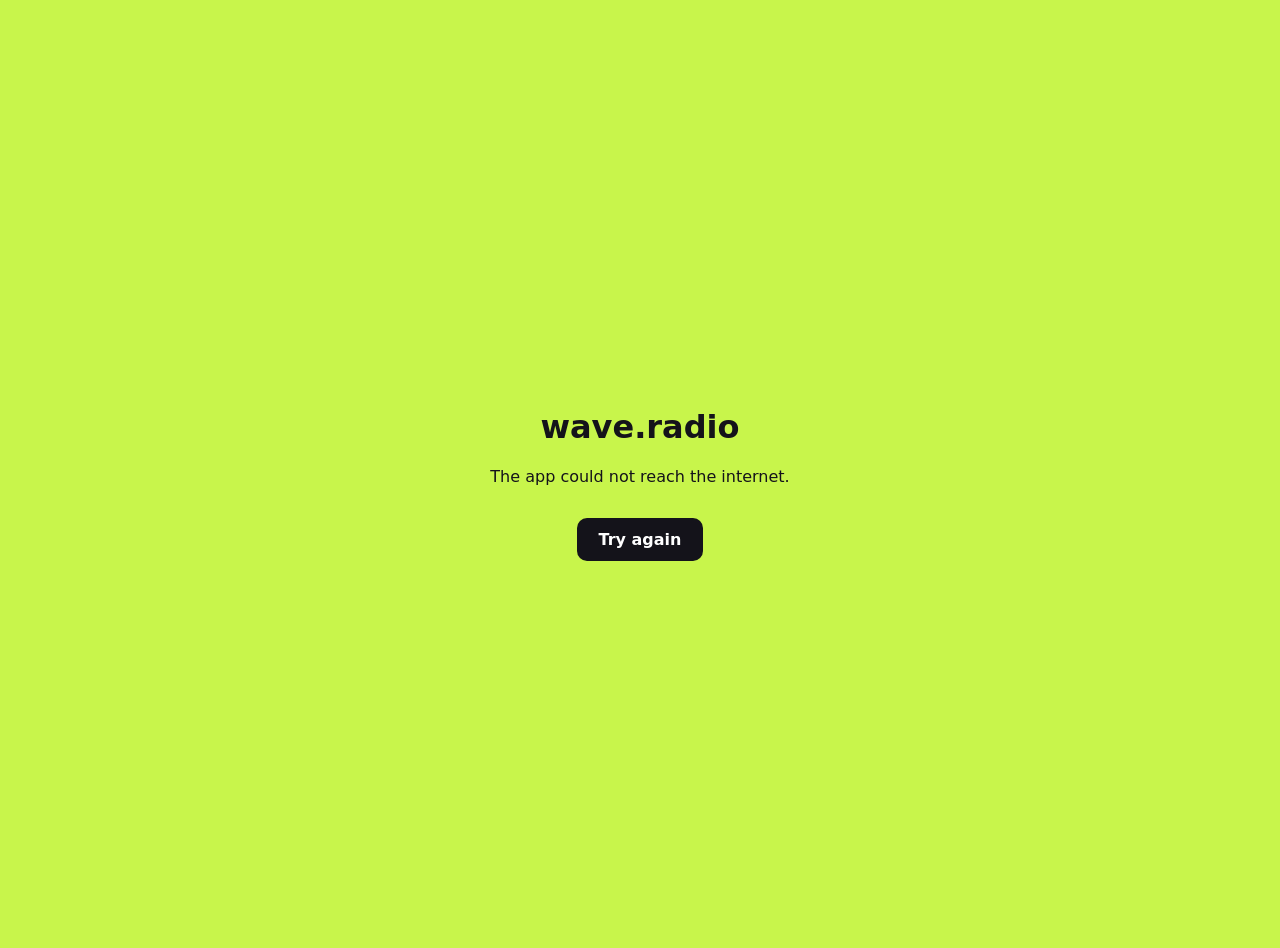
<file: android-app/www/index.html>
<!DOCTYPE html>
<html lang="en"><head><meta charset="utf-8"><meta name="viewport" content="width=device-width, initial-scale=1">
<title>wave.radio</title>
<style>body{margin:0;min-height:100vh;display:grid;place-items:center;background:#c8f54b;color:#14131a;font-family:system-ui,sans-serif;text-align:center;padding:24px}
button{font:inherit;font-weight:700;background:#14131a;color:#fff;border:0;border-radius:10px;padding:12px 22px;margin-top:16px}</style></head>
<body><main><h1>wave.radio</h1><p>The app could not reach the internet.</p><button onclick="location.reload()">Try again</button></main></body></html>
</file>
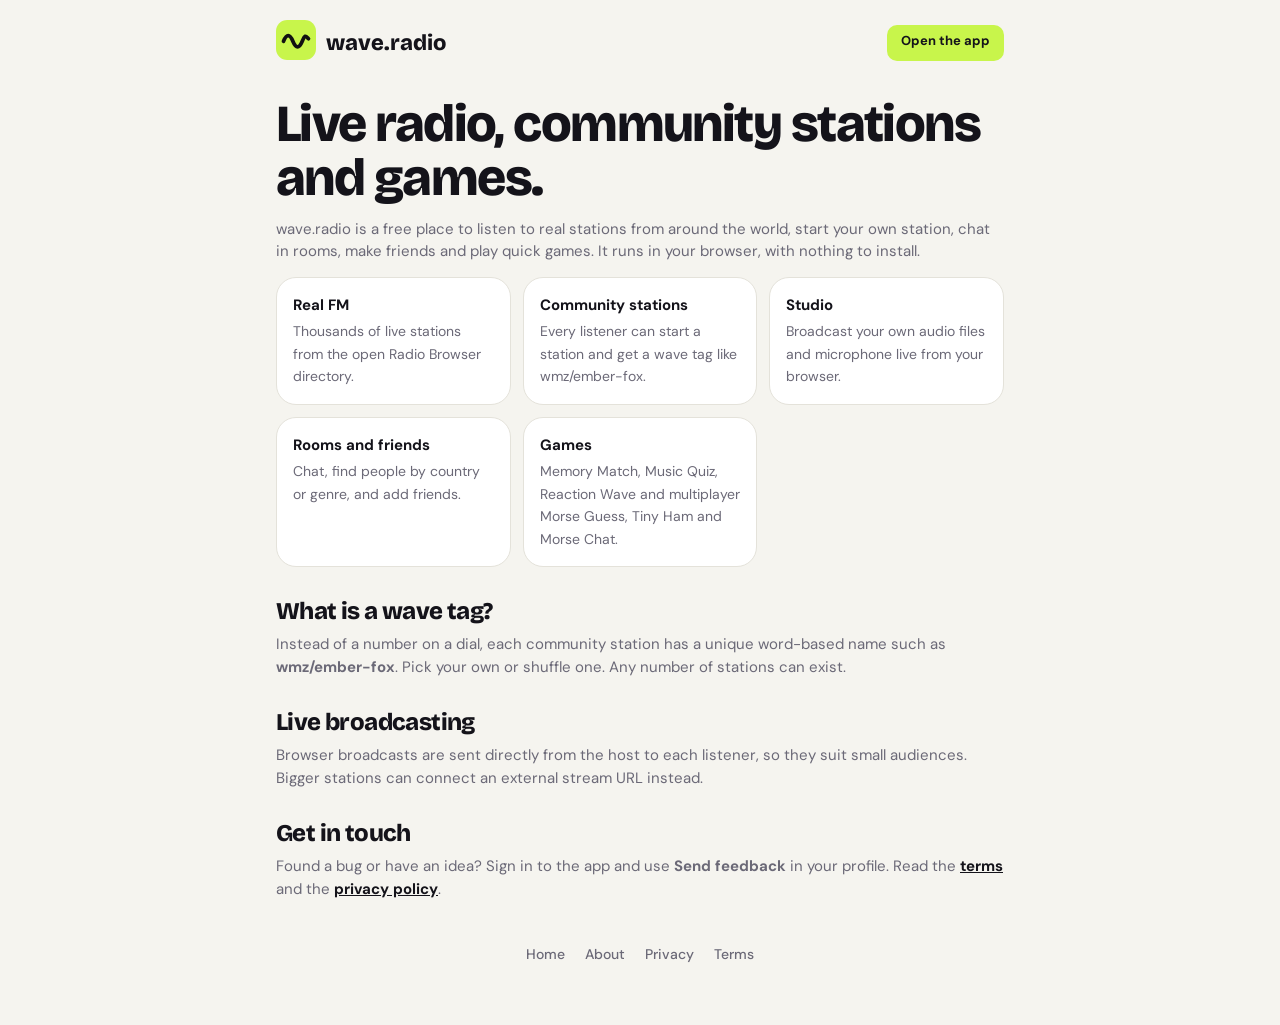
<file: about.html>
<!DOCTYPE html>
<html lang="en">
<head>
<meta charset="utf-8">
<meta name="viewport" content="width=device-width, initial-scale=1, viewport-fit=cover">
<title>About · wave.radio</title>
<link rel="icon" href="assets/favicon.svg" type="image/svg+xml">
<link rel="icon" href="assets/favicon-32.png" sizes="32x32" type="image/png">
<link rel="apple-touch-icon" href="assets/apple-touch-icon.png">
<link href="https://fonts.googleapis.com/css2?family=Bricolage+Grotesque:wght@600;800&family=DM+Sans:wght@400;500;700&display=swap" rel="stylesheet">
<link rel="stylesheet" href="css/style.css">
<link rel="stylesheet" href="css/animations.css">
<link rel="stylesheet" href="css/pages.css">
</head>
<body>
<div class="ph"><a href="index.html" aria-label="Back to wave.radio"><img src="assets/logo.svg" alt=""></a><b><a href="index.html">wave.radio</a></b><a class="btn sm" href="index.html" style="text-decoration:none">Open the app</a></div>
<main class="page">
<h1>Live radio, community stations and games.</h1>
<p>wave.radio is a free place to listen to real stations from around the world, start your own station, chat in rooms, make friends and play quick games. It runs in your browser, with nothing to install.</p>
<div class="feats">
<div class="feat"><b>Real FM</b><span>Thousands of live stations from the open Radio Browser directory.</span></div>
<div class="feat"><b>Community stations</b><span>Every listener can start a station and get a wave tag like wmz/ember-fox.</span></div>
<div class="feat"><b>Studio</b><span>Broadcast your own audio files and microphone live from your browser.</span></div>
<div class="feat"><b>Rooms and friends</b><span>Chat, find people by country or genre, and add friends.</span></div>
<div class="feat"><b>Games</b><span>Memory Match, Music Quiz, Reaction Wave and multiplayer Morse Guess, Tiny Ham and Morse Chat.</span></div>
</div>
<h2>What is a wave tag?</h2>
<p>Instead of a number on a dial, each community station has a unique word-based name such as <b>wmz/ember-fox</b>. Pick your own or shuffle one. Any number of stations can exist.</p>
<h2>Live broadcasting</h2>
<p>Browser broadcasts are sent directly from the host to each listener, so they suit small audiences. Bigger stations can connect an external stream URL instead.</p>
<h2>Get in touch</h2>
<p>Found a bug or have an idea? Sign in to the app and use <b>Send feedback</b> in your profile. Read the <a href="terms.html">terms</a> and the <a href="privacy.html">privacy policy</a>.</p>
</main>
<div class="foot"><a href="index.html">Home</a><a href="about.html">About</a><a href="privacy.html">Privacy</a><a href="terms.html">Terms</a></div>
</body>
</html>
</file>
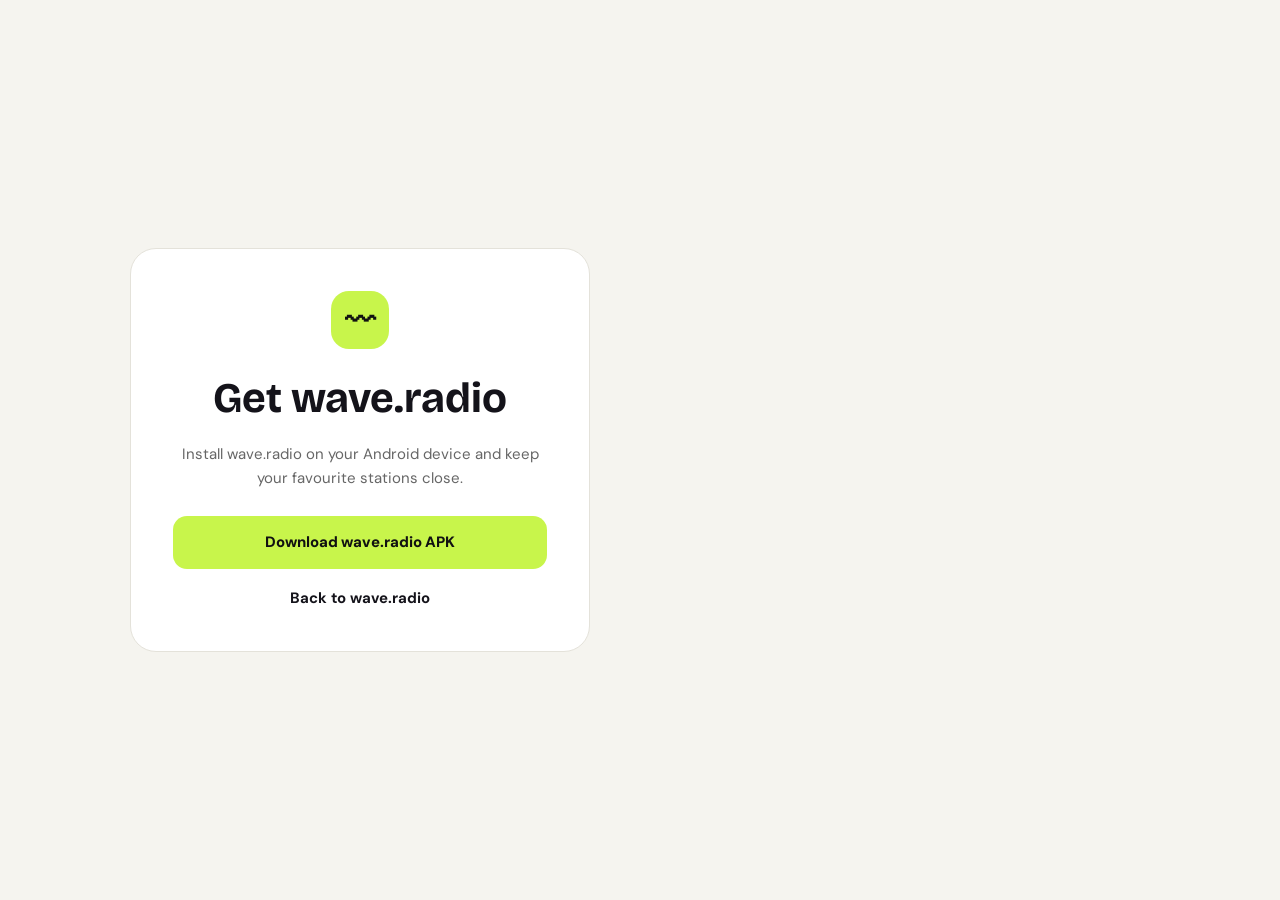
<file: download.html>
<!DOCTYPE html>
<html lang="en">
<head>
<meta charset="utf-8">
<meta name="viewport" content="width=device-width, initial-scale=1, viewport-fit=cover">
<meta name="theme-color" content="#f5f4ef">
<title>Download wave.radio</title>
<link href="https://fonts.googleapis.com/css2?family=Bricolage+Grotesque:wght@600;800&family=DM+Sans:wght@400;500;700&display=swap" rel="stylesheet">
<link rel="stylesheet" href="css/style.css">
<link rel="stylesheet" href="css/animations.css">
<style>
*{box-sizing:border-box}body{margin:0;min-height:100vh;display:grid;place-items:center;padding:24px;font-family:"DM Sans",sans-serif;background:var(--bg,#f5f4ef);color:var(--ink,#14131a)}
.download-card{width:min(100%,460px);padding:clamp(26px,7vw,42px);border:1px solid var(--line,#ddd);border-radius:26px;background:var(--card,#fff);text-align:center}
.mark{width:58px;height:58px;margin:0 auto 18px;border-radius:18px;background:#c8f54b;display:grid;place-items:center;font-size:30px;font-weight:800;color:#111}
h1{font-family:"Bricolage Grotesque",sans-serif;font-size:clamp(30px,8vw,42px);margin:0 0 12px}
p{line-height:1.6;color:var(--muted,#666);margin:0 0 26px}
.download-btn{display:flex;justify-content:center;align-items:center;width:100%;padding:15px 20px;border-radius:14px;background:#c8f54b;color:#111;text-decoration:none;font-weight:800}
.back{display:inline-block;margin-top:18px;color:var(--ink,#111);text-decoration:none;font-weight:700}
</style>
</head>
<body>
<main class="download-card">
  <div class="mark" aria-hidden="true">〰</div>
  <h1>Get wave.radio</h1>
  <p>Install wave.radio on your Android device and keep your favourite stations close.</p>
  <a href="https://drive.google.com/uc?export=download&id=19cKwlTeBZdIIznDhJIm-vzd3oeX3yRB0"
   class="download-btn">
  Download wave.radio APK
  </a>
  <a class="back" href="index.html">Back to wave.radio</a>
</main>
</body>
</html>
</file>
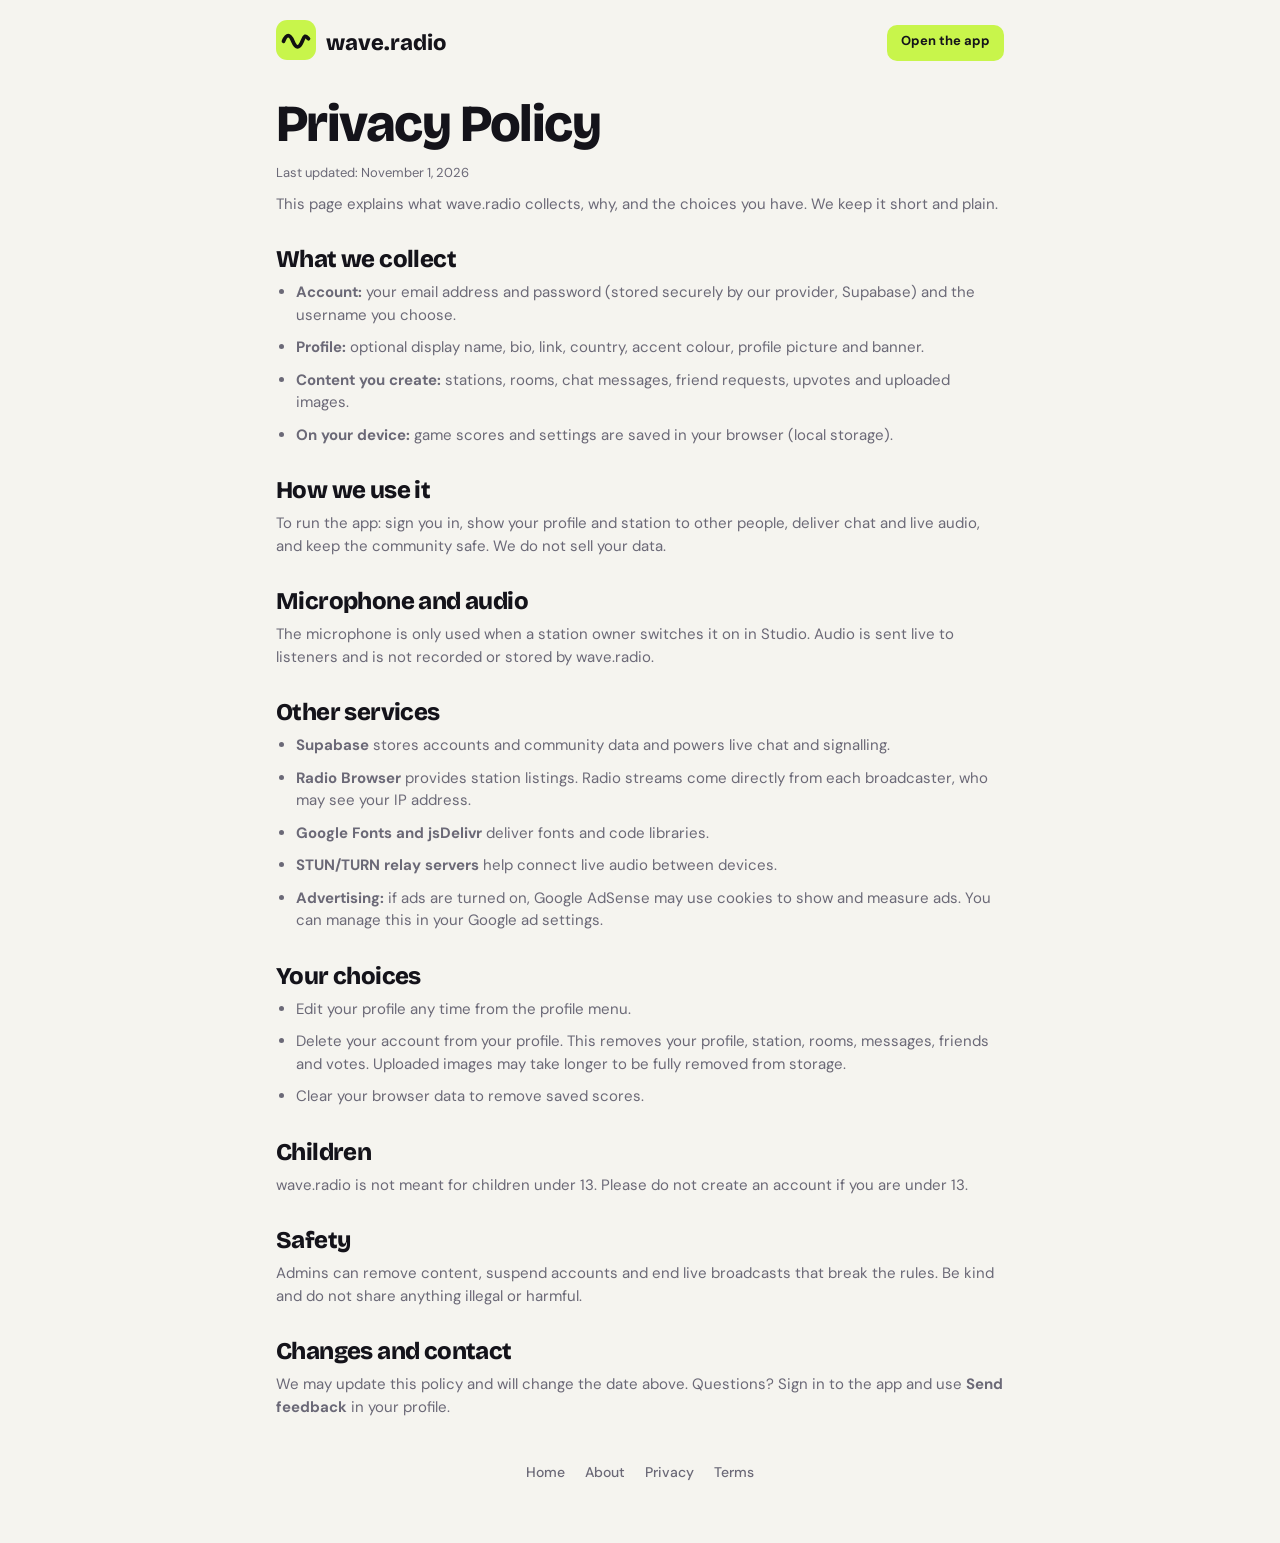
<file: privacy.html>
<!DOCTYPE html>
<html lang="en">
<head>
<meta charset="utf-8">
<meta name="viewport" content="width=device-width, initial-scale=1, viewport-fit=cover">
<title>Privacy Policy · wave.radio</title>
<link rel="icon" href="assets/favicon.svg" type="image/svg+xml">
<link rel="icon" href="assets/favicon-32.png" sizes="32x32" type="image/png">
<link rel="apple-touch-icon" href="assets/apple-touch-icon.png">
<link href="https://fonts.googleapis.com/css2?family=Bricolage+Grotesque:wght@600;800&family=DM+Sans:wght@400;500;700&display=swap" rel="stylesheet">
<link rel="stylesheet" href="css/style.css">
<link rel="stylesheet" href="css/animations.css">
<link rel="stylesheet" href="css/pages.css">
</head>
<body>
<div class="ph"><a href="index.html" aria-label="Back to wave.radio"><img src="assets/logo.svg" alt=""></a><b><a href="index.html">wave.radio</a></b><a class="btn sm" href="index.html" style="text-decoration:none">Open the app</a></div>
<main class="page">
<h1>Privacy Policy</h1>
<p class="stamp">Last updated: November 1, 2026</p>
<p>This page explains what wave.radio collects, why, and the choices you have. We keep it short and plain.</p>
<h2>What we collect</h2>
<ul>
<li><b>Account:</b> your email address and password (stored securely by our provider, Supabase) and the username you choose.</li>
<li><b>Profile:</b> optional display name, bio, link, country, accent colour, profile picture and banner.</li>
<li><b>Content you create:</b> stations, rooms, chat messages, friend requests, upvotes and uploaded images.</li>
<li><b>On your device:</b> game scores and settings are saved in your browser (local storage).</li>
</ul>
<h2>How we use it</h2>
<p>To run the app: sign you in, show your profile and station to other people, deliver chat and live audio, and keep the community safe. We do not sell your data.</p>
<h2>Microphone and audio</h2>
<p>The microphone is only used when a station owner switches it on in Studio. Audio is sent live to listeners and is not recorded or stored by wave.radio.</p>
<h2>Other services</h2>
<ul>
<li><b>Supabase</b> stores accounts and community data and powers live chat and signalling.</li>
<li><b>Radio Browser</b> provides station listings. Radio streams come directly from each broadcaster, who may see your IP address.</li>
<li><b>Google Fonts and jsDelivr</b> deliver fonts and code libraries.</li>
<li><b>STUN/TURN relay servers</b> help connect live audio between devices.</li>
<li><b>Advertising:</b> if ads are turned on, Google AdSense may use cookies to show and measure ads. You can manage this in your Google ad settings.</li>
</ul>
<h2>Your choices</h2>
<ul>
<li>Edit your profile any time from the profile menu.</li>
<li>Delete your account from your profile. This removes your profile, station, rooms, messages, friends and votes. Uploaded images may take longer to be fully removed from storage.</li>
<li>Clear your browser data to remove saved scores.</li>
</ul>
<h2>Children</h2>
<p>wave.radio is not meant for children under 13. Please do not create an account if you are under 13.</p>
<h2>Safety</h2>
<p>Admins can remove content, suspend accounts and end live broadcasts that break the rules. Be kind and do not share anything illegal or harmful.</p>
<h2>Changes and contact</h2>
<p>We may update this policy and will change the date above. Questions? Sign in to the app and use <b>Send feedback</b> in your profile.</p>
</main>
<div class="foot"><a href="index.html">Home</a><a href="about.html">About</a><a href="privacy.html">Privacy</a><a href="terms.html">Terms</a></div>
</body>
</html>
</file>
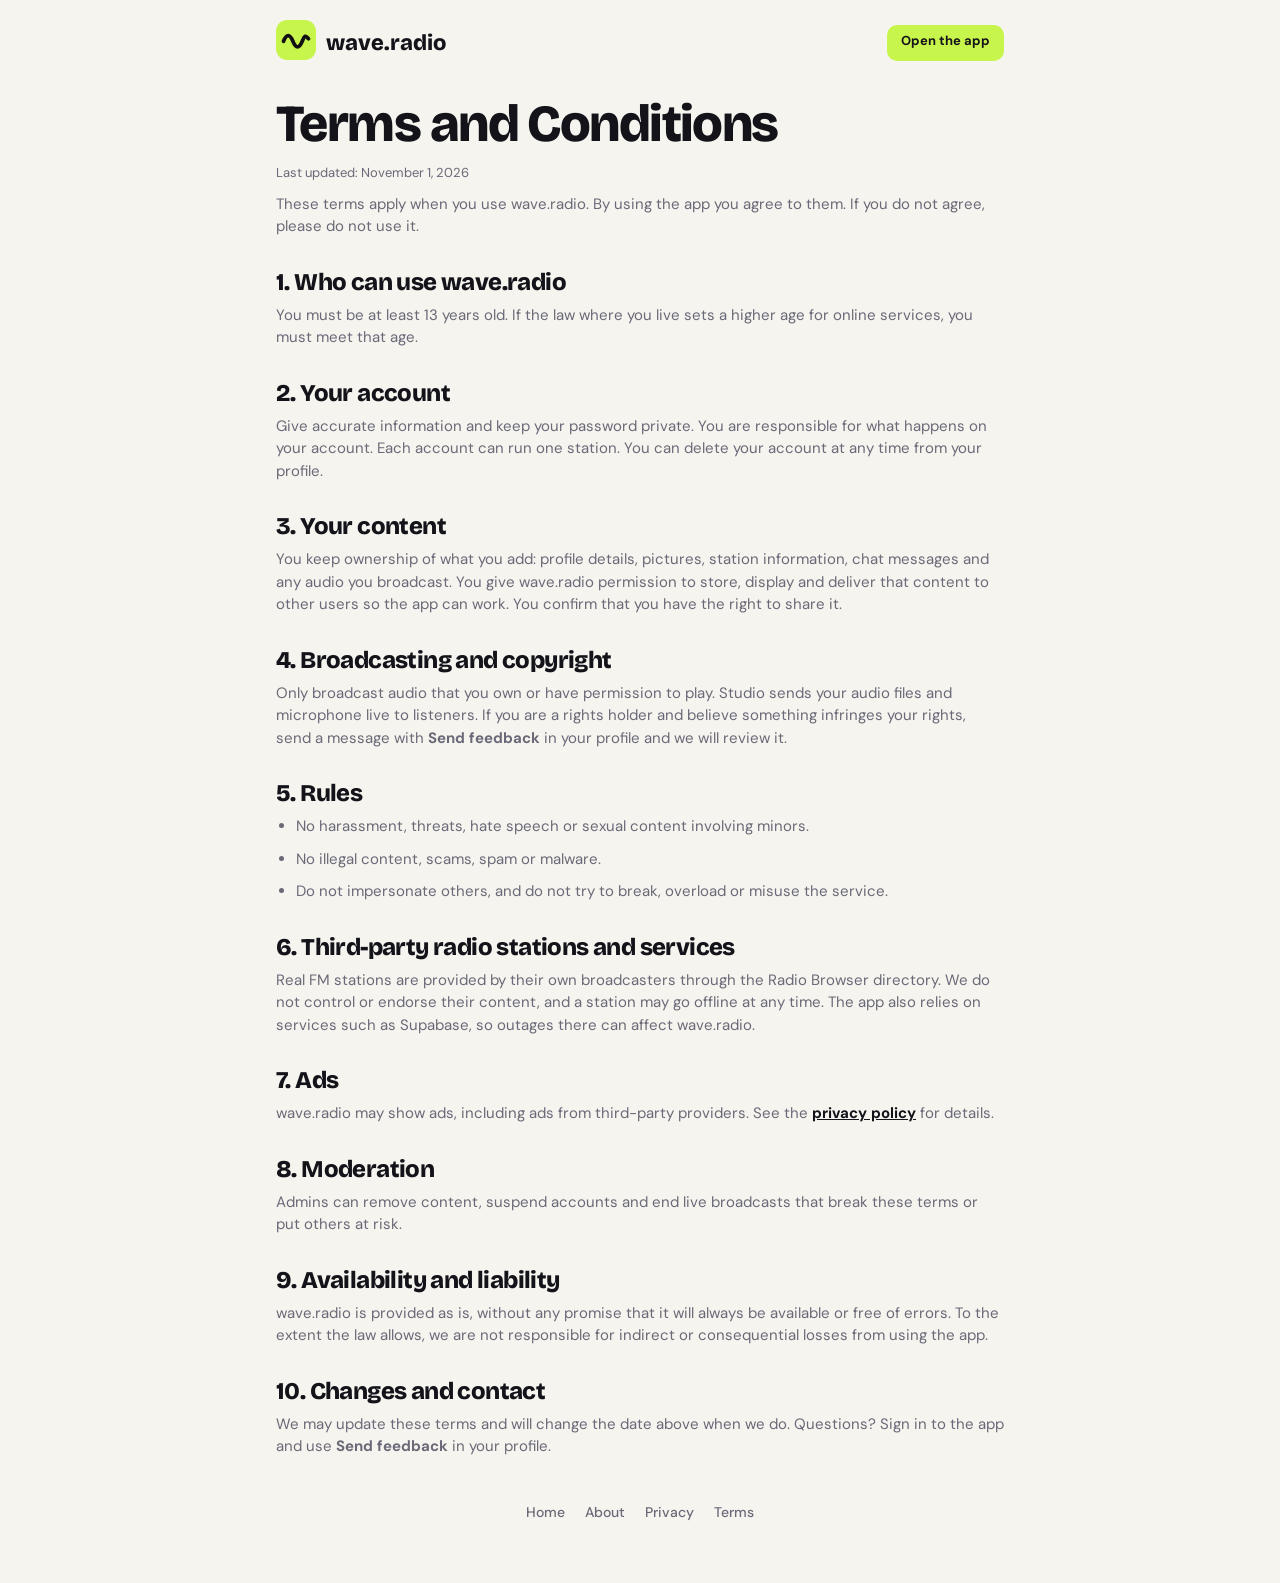
<file: terms.html>
<!DOCTYPE html>
<html lang="en">
<head>
<meta charset="utf-8">
<meta name="viewport" content="width=device-width, initial-scale=1, viewport-fit=cover">
<title>Terms and Conditions · wave.radio</title>
<link rel="icon" href="assets/favicon.svg" type="image/svg+xml">
<link rel="icon" href="assets/favicon-32.png" sizes="32x32" type="image/png">
<link rel="apple-touch-icon" href="assets/apple-touch-icon.png">
<link href="https://fonts.googleapis.com/css2?family=Bricolage+Grotesque:wght@600;800&family=DM+Sans:wght@400;500;700&display=swap" rel="stylesheet">
<link rel="stylesheet" href="css/style.css">
<link rel="stylesheet" href="css/animations.css">
<link rel="stylesheet" href="css/pages.css">
</head>
<body>
<div class="ph"><a href="index.html" aria-label="Back to wave.radio"><img src="assets/logo.svg" alt=""></a><b><a href="index.html">wave.radio</a></b><a class="btn sm" href="index.html" style="text-decoration:none">Open the app</a></div>
<main class="page">
<h1>Terms and Conditions</h1>
<p class="stamp">Last updated: November 1, 2026</p>
<p>These terms apply when you use wave.radio. By using the app you agree to them. If you do not agree, please do not use it.</p>
<h2>1. Who can use wave.radio</h2>
<p>You must be at least 13 years old. If the law where you live sets a higher age for online services, you must meet that age.</p>
<h2>2. Your account</h2>
<p>Give accurate information and keep your password private. You are responsible for what happens on your account. Each account can run one station. You can delete your account at any time from your profile.</p>
<h2>3. Your content</h2>
<p>You keep ownership of what you add: profile details, pictures, station information, chat messages and any audio you broadcast. You give wave.radio permission to store, display and deliver that content to other users so the app can work. You confirm that you have the right to share it.</p>
<h2>4. Broadcasting and copyright</h2>
<p>Only broadcast audio that you own or have permission to play. Studio sends your audio files and microphone live to listeners. If you are a rights holder and believe something infringes your rights, send a message with <b>Send feedback</b> in your profile and we will review it.</p>
<h2>5. Rules</h2>
<ul>
<li>No harassment, threats, hate speech or sexual content involving minors.</li>
<li>No illegal content, scams, spam or malware.</li>
<li>Do not impersonate others, and do not try to break, overload or misuse the service.</li>
</ul>
<h2>6. Third-party radio stations and services</h2>
<p>Real FM stations are provided by their own broadcasters through the Radio Browser directory. We do not control or endorse their content, and a station may go offline at any time. The app also relies on services such as Supabase, so outages there can affect wave.radio.</p>
<h2>7. Ads</h2>
<p>wave.radio may show ads, including ads from third-party providers. See the <a href="privacy.html">privacy policy</a> for details.</p>
<h2>8. Moderation</h2>
<p>Admins can remove content, suspend accounts and end live broadcasts that break these terms or put others at risk.</p>
<h2>9. Availability and liability</h2>
<p>wave.radio is provided as is, without any promise that it will always be available or free of errors. To the extent the law allows, we are not responsible for indirect or consequential losses from using the app.</p>
<h2>10. Changes and contact</h2>
<p>We may update these terms and will change the date above when we do. Questions? Sign in to the app and use <b>Send feedback</b> in your profile.</p>
</main>
<div class="foot"><a href="index.html">Home</a><a href="about.html">About</a><a href="privacy.html">Privacy</a><a href="terms.html">Terms</a></div>
</body>
</html>
</file>
<file: css/style.css>
/* wave.radio · style.css
   Base styles. Mobile first: this file is the phone layout.
   Load order in index.html: style.css, animations.css, website.css (wide screens). */

:root{--bg:#f5f4ef;--card:#fff;--ink:#14131a;--mute:#6b6977;--line:#e4e2da;--accent:#c8f54b;--on:#14131a}
@media (prefers-color-scheme:dark){:root:not([data-theme="light"]){--bg:#0c0c10;--card:#16161c;--ink:#f3f2f7;--mute:#9694a3;--line:#26262f}}
:root[data-theme="dark"]{--bg:#0c0c10;--card:#16161c;--ink:#f3f2f7;--mute:#9694a3;--line:#26262f}
*{box-sizing:border-box;margin:0}
:root{padding-top:env(safe-area-inset-top,0px)}
html{scroll-padding-top:env(safe-area-inset-top,0px)}
body{background:var(--bg);color:var(--ink);font:400 15px/1.5 'DM Sans',system-ui,sans-serif;max-width:900px;margin:auto;padding:14px 16px calc(120px + env(safe-area-inset-bottom,0px))}
h2,.disp{font-family:'Bricolage Grotesque','DM Sans',system-ui,sans-serif;letter-spacing:-.025em}
button,input,textarea,select{font:inherit;color:inherit}button{cursor:pointer;border:0;background:none}
:focus-visible{outline:3px solid var(--accent);outline-offset:2px}
header{display:flex;align-items:center;gap:10px;padding:4px 0 16px}
.brand{display:flex;align-items:center;gap:10px;font-weight:800;font-size:22px;flex:1}
.mark{width:38px;height:38px;flex:none}.mark svg,.lg svg,.ban svg,.pv svg{width:100%;height:100%;display:block}
.btn{background:var(--accent);color:var(--on);font-weight:700;padding:10px 18px;border-radius:10px}
.btn.ghost{background:transparent;border:1.5px solid var(--line);color:var(--ink)}.btn.sm{padding:6px 14px;font-size:13px}
.me{display:flex;align-items:center;gap:8px;border:1px solid var(--line);background:var(--card);border-radius:10px;padding:4px 14px 4px 4px;font-weight:500}
.me.out{padding:8px 16px}.me .mark{width:30px;height:30px;border-radius:50%;overflow:hidden}.me img{width:30px;height:30px;border-radius:50%;object-fit:cover}
.seg{display:flex;gap:4px;background:var(--card);border:1px solid var(--line);border-radius:14px;padding:4px;margin-bottom:16px}
.seg button{flex:1;padding:9px 4px;border-radius:10px;font-weight:700;color:var(--mute)}
.seg button.on{background:var(--accent);color:var(--on)}
.tab{display:none}.tab.on{display:block}
.sh{display:flex;align-items:center;gap:10px;margin-bottom:12px}.sh h2{flex:1;font-size:28px}
.lead{color:var(--mute);margin:-6px 0 14px;max-width:60ch}
input,textarea,select{width:100%;background:var(--card);border:1.5px solid var(--line);border-radius:14px;padding:11px 14px}
input[type=color]{padding:2px;height:44px;width:70px;cursor:pointer}input[type=checkbox]{width:auto}input[type=range]{padding:0;accent-color:var(--accent)}
.chips{display:flex;gap:8px;overflow-x:auto;padding:12px 0 4px;scrollbar-width:none}
.chips button{flex:none;border-radius:10px;padding:6px 14px;background:var(--card);border:1px solid var(--line);font-weight:500}
.chips button.on{background:var(--ink);color:var(--bg);border-color:var(--ink)}
.grid{display:grid;grid-template-columns:repeat(auto-fill,minmax(160px,1fr));gap:12px;margin-top:12px}
.grid.big{grid-template-columns:repeat(auto-fill,minmax(250px,1fr))}
.card{background:var(--card);border:1px solid var(--line);border-radius:20px;overflow:hidden;text-align:left;display:flex;flex-direction:column}
.card.on{border-color:var(--ink);box-shadow:0 0 0 2px var(--ink)}
.card.real{padding:12px;gap:10px}
.lg{width:52px;height:52px;border-radius:16px;overflow:hidden;flex:none;background:var(--line)}
.lg img,.ban img,.pv img{width:100%;height:100%;object-fit:cover;display:block}
.ban{height:84px;overflow:hidden}
.cb{padding:0 14px 14px;margin-top:-26px;display:flex;flex-direction:column;gap:3px}
.cb .lg{border:3px solid var(--card);width:56px;height:56px;margin-bottom:4px}
.cb b,.real b{line-height:1.25;display:block}.cb span,.real span{color:var(--mute);font-size:13px}
.cb p{color:var(--mute);font-size:13px;display:-webkit-box;-webkit-line-clamp:2;-webkit-box-orient:vertical;overflow:hidden}
.tag{font-weight:700;font-size:13px;padding:2px 10px;border-radius:6px;align-self:flex-start;margin-top:2px}
.live{background:#ff3b5c;color:#fff;font-size:11px;font-weight:700;padding:2px 8px;border-radius:6px;margin-left:6px}
.row{display:flex;gap:12px;align-items:center;background:var(--card);border:1px solid var(--line);border-radius:18px;padding:12px 14px;margin-bottom:10px;width:100%;text-align:left}
.row .t{flex:1;min-width:0}.row b{display:block}.row span{color:var(--mute);font-size:13px}
.hash{width:44px;height:44px;border-radius:14px;background:var(--accent);color:var(--on);display:grid;place-items:center;font-weight:800;flex:none}
.empty,.note{color:var(--mute);padding:16px;border:1.5px dashed var(--line);border-radius:18px}
.more{display:block;margin:16px auto 0}
.studio{background:var(--card);border:1px solid var(--line);border-radius:24px;overflow:hidden}
.studio .ban{height:130px}.studio .in{padding:0 18px 18px;margin-top:-34px}.studio .lg{border:4px solid var(--card);width:72px;height:72px;border-radius:22px}
.panel{border:1px solid var(--line);border-radius:18px;padding:14px;margin-top:14px}
.panel h3{font-size:16px;margin-bottom:8px}
.ctl{display:flex;gap:10px;align-items:center;flex-wrap:wrap;margin-top:8px}
.q{display:flex;align-items:center;gap:8px;padding:8px 0;border-top:1px solid var(--line)}.q span{flex:1;overflow:hidden;text-overflow:ellipsis;white-space:nowrap}
.player{position:fixed;left:12px;right:12px;bottom:calc(10px + env(safe-area-inset-bottom,0px));max-width:876px;margin:auto;background:var(--ink);color:var(--bg);border-radius:22px;padding:10px 12px;display:none;align-items:center;gap:12px}
.player.on{display:flex}.player .lg{width:46px;height:46px;border-radius:14px}.player .t{flex:1;min-width:0}
.player b,.player small{display:block;white-space:nowrap;overflow:hidden;text-overflow:ellipsis}.player small{opacity:.65;font-size:12px}
.player button.pb{width:44px;height:44px;border-radius:12px;background:var(--accent);color:var(--on);font-weight:800}
.player button.sb{color:var(--bg);opacity:.8;padding:8px;font-weight:700}
#toast{position:fixed;left:0;right:0;bottom:calc(86px + env(safe-area-inset-bottom,0px));text-align:center;pointer-events:none}
#toast span{background:var(--card);border:1px solid var(--line);padding:8px 16px;border-radius:10px;display:none}
dialog{border:0;border-radius:26px;background:var(--bg);color:var(--ink);padding:22px;width:min(480px,calc(100vw - 24px));max-height:90vh}
dialog::backdrop{background:rgba(8,8,12,.7)}dialog h3{font-size:24px;margin-bottom:6px}
label{display:block;font-weight:500;margin:14px 0 5px;font-size:14px}
.acts{display:flex;gap:10px;margin-top:18px;justify-content:flex-end}
.msg{font-size:13px;color:var(--mute);margin-top:8px}
.vh{position:fixed;left:-9999px;width:1px;height:1px;opacity:0}
.imgf{display:flex;gap:12px;align-items:center}.pv{border-radius:16px;overflow:hidden;background:var(--line);flex:none}
.imgf.a .pv{width:72px;height:72px}.imgf.b .pv{width:150px;height:56px}.ib{display:flex;gap:8px;flex-wrap:wrap}
.two{display:flex;gap:10px}.two>*{flex:1}.two>.fit{flex:none}
.chat{height:260px;overflow:auto;background:var(--card);border:1px solid var(--line);border-radius:18px;padding:10px;display:flex;flex-direction:column;gap:6px}
.chat p{max-width:85%;background:var(--bg);padding:6px 12px;border-radius:16px;border:1px solid var(--line)}
.chat p.me{align-self:flex-end;background:var(--accent);color:var(--on);border-color:var(--accent)}
.chat p i{display:block;font-size:11px;opacity:.65;font-style:normal}
.seg{position:sticky;top:8px;z-index:5}
.card,.row,.btn,.chips button{transition:transform .15s,border-color .15s,background .15s}
.card:hover,.row:hover{transform:translateY(-2px);border-color:var(--ink)}
.btn:active{transform:scale(.97)}
.sh h2{font-size:34px;line-height:1.05}
.onair{display:flex;gap:10px;overflow-x:auto;padding:2px 0 12px;scrollbar-width:none}.onair:empty{display:none}
.onair button{flex:none;display:flex;align-items:center;gap:10px;background:var(--card);border:1px solid var(--line);border-radius:10px;padding:5px 16px 5px 5px;font-weight:500}
.onair .lg{display:block;width:34px;height:34px;border-radius:50%}
.dot{width:9px;height:9px;border-radius:50%;background:#ff3b5c;animation:pulse 1.4s infinite;flex:none}
@keyframes pulse{50%{opacity:.25}}
.eq{display:none;gap:3px;align-items:flex-end;height:18px}.player.playing .eq{display:flex}
.eq i{width:3px;height:4px;background:var(--accent);border-radius:2px;animation:eq .9s ease-in-out infinite alternate}
.eq i:nth-child(2){animation-delay:.2s}.eq i:nth-child(3){animation-delay:.4s}.eq i:nth-child(4){animation-delay:.1s}
@keyframes eq{to{height:18px}}
.onbar{display:flex;align-items:center;gap:12px;background:var(--ink);color:var(--bg);border-radius:18px;padding:12px 14px;margin-top:14px}
.onbar.off{background:var(--card);color:var(--ink);border:1px solid var(--line)}.onbar.off .dot{background:var(--mute);animation:none}
.onbar b{flex:1}
.tog{display:flex;gap:12px;align-items:flex-start;margin:12px 0 0;padding:12px 14px;border:1px solid var(--line);border-radius:16px;cursor:pointer;font-weight:500}
.tog input{width:20px;height:20px;margin-top:2px;accent-color:var(--accent);flex:none}
.tog small{display:block;color:var(--mute);font-weight:400}
.onbar{flex-wrap:wrap}.onbar .btn{margin-left:auto}
@media (max-width:480px){.onbar .btn{width:100%;padding:12px;margin-top:4px}}
.seg button{font-size:13px}
.player button.up{color:var(--bg);border:1.5px solid currentColor;border-radius:10px;padding:6px 12px;font-weight:700}
.player button.up.on{background:var(--accent);color:var(--on);border-color:var(--accent)}
.pf{display:grid;grid-template-columns:1fr 1fr;gap:10px;margin-top:10px}
.prow{display:flex;gap:12px;align-items:center;background:var(--card);border:1px solid var(--line);border-radius:20px;padding:12px;margin-bottom:10px}
.prow .av{width:52px;height:52px;border-radius:50%;overflow:hidden;flex:none;background:var(--line)}
.prow .av svg,.prow .av img{width:100%;height:100%;object-fit:cover;display:block}
.prow .t{flex:1;min-width:0}.prow small{color:var(--mute);display:block;overflow:hidden;text-overflow:ellipsis;white-space:nowrap}
.acts2{display:flex;flex-direction:column;gap:6px}
body{padding-bottom:calc(190px + env(safe-area-inset-bottom,0px))}
.seg{position:fixed;left:50%;transform:translateX(-50%);bottom:0;top:auto;width:100%;max-width:900px;z-index:20;margin:0;border-radius:0;border:0;border-top:1px solid var(--line);background:var(--card);padding:6px 6px calc(6px + env(safe-area-inset-bottom,0px));gap:2px}
.seg button{display:flex;flex-direction:column;align-items:center;gap:3px;font-size:11px;border-radius:14px;padding:4px 0;background:none;color:var(--mute)}
.seg button svg{width:22px;height:22px;box-sizing:content-box;padding:4px 14px;border-radius:10px}
.seg button.on{background:none;color:var(--ink)}.seg button.on svg{background:var(--accent);color:var(--on)}
.player{bottom:calc(76px + env(safe-area-inset-bottom,0px))}
#toast{bottom:calc(150px + env(safe-area-inset-bottom,0px))}
.net{font-size:12px;font-weight:700;padding:4px 10px;border-radius:6px;border:1px solid var(--line)}
.net.bad{background:#ff3b5c;color:#fff;border-color:#ff3b5c}
.danger{color:#ff3b5c!important;border-color:#ff3b5c!important}
body{max-width:720px}.card{border-radius:24px}.sh h2{font-size:36px}.mark{width:42px;height:42px}
.sub{display:flex;gap:8px;margin:0 0 16px}.sub[hidden]{display:none}
.sub button{flex:1;padding:10px;border-radius:14px;font-weight:700;color:var(--mute);background:var(--card);border:1px solid var(--line)}
.sub button.on{background:var(--ink);color:var(--bg);border-color:var(--ink)}
.hero2{background:var(--accent);color:#14131a;border-radius:30px;padding:24px 22px;position:relative;overflow:hidden}
.hero2 .decor{position:absolute;right:-30px;top:10px;width:230px;opacity:.12}
.hero2 small{font-weight:700;opacity:.7}.hero2 h1{font-size:clamp(32px,9vw,46px);line-height:1.05;margin:6px 0 8px;position:relative}
.hero2 p{max-width:34ch;position:relative}.hero2 .ctl{position:relative;margin-top:16px}
.btn.dark{background:#14131a;color:#fff}.btn.ghost2{background:transparent;color:#14131a;border:1.5px solid #14131a}
.sec{display:flex;align-items:baseline;justify-content:space-between;margin:28px 0 12px}.sec h3{font-size:24px}.sec button{color:var(--mute);font-weight:700}
.hs{display:flex;gap:12px;overflow-x:auto;scrollbar-width:none;margin:0 -16px;padding:0 16px 4px}.hs .card{flex:none;width:210px}.hs .empty{flex:1}
.gcard{border-radius:26px;padding:18px;display:flex;flex-direction:column;gap:4px;text-align:left;min-height:150px;flex:none}
.hs .gcard{width:190px}.gcard .ge{font-size:36px}.gcard b{font-size:18px}.gcard small{opacity:.85}.gcard i{font-style:normal;font-weight:700;margin-top:auto;padding-top:8px}
.onbar:not(.off){background:#14131a;color:#fff;border:1px solid #2d2d38}
.onbar .btn{flex:none}
@media (prefers-reduced-motion:reduce){*{scroll-behavior:auto!important}.dot,.eq i{animation:none!important}}

/* ===== Mobile friendly extras ===== */
html{-webkit-text-size-adjust:100%;text-size-adjust:100%}
*{-webkit-tap-highlight-color:transparent}
button,a,label,select,input,textarea{touch-action:manipulation}
body{min-height:100vh;min-height:100dvh;overflow-x:hidden;overscroll-behavior-y:none;-webkit-font-smoothing:antialiased}
img,svg,video{max-width:100%}
input,select,textarea{font-size:16px}                 /* stops iOS zooming into fields */
.btn,.chips button,.sub button{min-height:44px}        /* comfortable thumb targets */
.btn.sm,.b{min-height:36px}
.seg button{min-height:52px}
dialog{max-height:88vh;max-height:88dvh;overflow:auto;overscroll-behavior:contain}
.hs,.chips,.onair,.tabs{-webkit-overflow-scrolling:touch;scroll-snap-type:x proximity}
.hs>*,.chips>*,.onair>*{scroll-snap-align:start}
@media (max-width:480px){
  body{padding-left:14px;padding-right:14px}
  .grid{grid-template-columns:repeat(2,minmax(0,1fr));gap:10px}
  .grid.big{grid-template-columns:1fr}
  .hs{margin:0 -14px;padding:0 14px 4px}
  .hero2{border-radius:26px;padding:20px 18px}
  .sh h2{font-size:30px}
  .acts{flex-direction:column-reverse}.acts .btn{width:100%}
  .prow{flex-wrap:wrap}.prow .acts2{flex-direction:row;width:100%}
  .player{left:8px;right:8px;gap:8px}
}
@media (max-width:360px){
  .seg button span{font-size:10px}
  .brand{font-size:19px}
}
@media (orientation:landscape) and (max-height:480px){
  .seg button{flex-direction:row;justify-content:center;min-height:44px}
  body{padding-bottom:calc(150px + env(safe-area-inset-bottom,0px))}
}

/* footer links */
.foot{display:flex;gap:20px;justify-content:center;flex-wrap:wrap;margin:44px 0 0;color:var(--mute);font-size:14px}.foot a{color:inherit;text-decoration:none;font-weight:500}.foot a:hover{color:var(--ink)}
</file>
<file: css/animations.css>
/* wave.radio · animations.css
   Motion only. Respects "reduce motion". Loaded after style.css. */
:root{--ease:cubic-bezier(.2,.8,.2,1)}

@keyframes tabIn{from{opacity:0;transform:translateY(10px)}to{opacity:1;transform:none}}
@keyframes rise{from{opacity:0;transform:translateY(14px) scale(.98)}to{opacity:1;transform:none}}
@keyframes popIn{from{opacity:0;transform:translateY(12px) scale(.96)}to{opacity:1;transform:none}}
@keyframes fadeIn{from{opacity:0}to{opacity:1}}
@keyframes slideUp{from{opacity:0;transform:translateY(24px)}to{opacity:1;transform:none}}
@keyframes drift{from{transform:translateX(0) rotate(0)}to{transform:translateX(-36px) rotate(-2deg)}}
@keyframes blink{50%{opacity:.5}}
@keyframes bounce{0%{transform:scale(.92)}60%{transform:scale(1.05)}100%{transform:scale(1)}}
@keyframes shake{20%,60%{transform:translateX(-6px)}40%,80%{transform:translateX(6px)}}
@keyframes spin{to{transform:rotate(360deg)}}

/* page + list entrances (backwards fill so hover transforms still work afterwards) */
.tab.on{animation:fadeIn .2s ease}
.grid>*,.hs>*,.row,.prow,.q{animation:fadeIn .25s ease backwards}


/* dialogs, player, toast */
dialog[open]{animation:popIn .28s var(--ease)}
dialog[open]::backdrop{animation:fadeIn .25s ease}
.player.on{animation:slideUp .35s var(--ease)}
#toast span{animation:popIn .25s var(--ease)}

/* navigation + buttons */
.seg button svg{transition:background .25s var(--ease),color .25s var(--ease),transform .2s var(--ease)}
.seg button:active svg{transform:scale(.86)}
.sub button{transition:background .2s,color .2s,transform .15s}
.btn,.b,.chips button{transition:transform .15s var(--ease),filter .15s,background .2s,border-color .2s}
.btn:active,.b:active,.chips button:active{transform:scale(.96)}

/* live + status */
.live{animation:blink 1.6s ease-in-out infinite}
.card.on{animation:bounce .3s var(--ease)}
.skeleton{background:var(--line);border-radius:16px;min-height:80px;animation:blink 1.2s ease-in-out infinite}
.spin{animation:spin .8s linear infinite}

/* games */
.gcard{transition:transform .2s var(--ease)}.gcard:active{transform:scale(.97)}

@media (hover:hover){
  .btn:hover{filter:brightness(1.06)}
  .card:hover,.row:hover,.gcard:hover{transform:translateY(-3px)}
}
@media (prefers-reduced-motion:reduce){
  *,*::before,*::after{animation-duration:.01ms!important;animation-iteration-count:1!important;transition-duration:.01ms!important;scroll-behavior:auto!important}
}
</file>
<file: css/pages.css>
/* wave.radio · css/pages.css · About and Privacy pages */
body{padding-bottom:60px;max-width:760px;overscroll-behavior-y:auto}
.ph{display:flex;align-items:center;gap:10px;padding:6px 0 22px}.ph a{color:inherit;text-decoration:none}.ph img{width:40px;height:40px}.ph b{font:800 22px 'Bricolage Grotesque',sans-serif;flex:1}
.page h1{font:800 clamp(34px,8vw,52px)/1.05 'Bricolage Grotesque',sans-serif;letter-spacing:-.03em;margin:8px 0 12px}
.page h2{font:800 24px 'Bricolage Grotesque',sans-serif;margin:30px 0 8px}
.page p,.page li{color:var(--mute);margin-bottom:10px}.page ul{padding-left:20px}.page a{color:var(--ink);font-weight:700}
.feats{display:grid;grid-template-columns:repeat(auto-fill,minmax(210px,1fr));gap:12px;margin-top:14px}
.feat{background:var(--card);border:1px solid var(--line);border-radius:20px;padding:16px}.feat b{display:block;margin-bottom:4px}.feat span{color:var(--mute);font-size:14px}
.stamp{color:var(--mute);font-size:13px}
</file>
